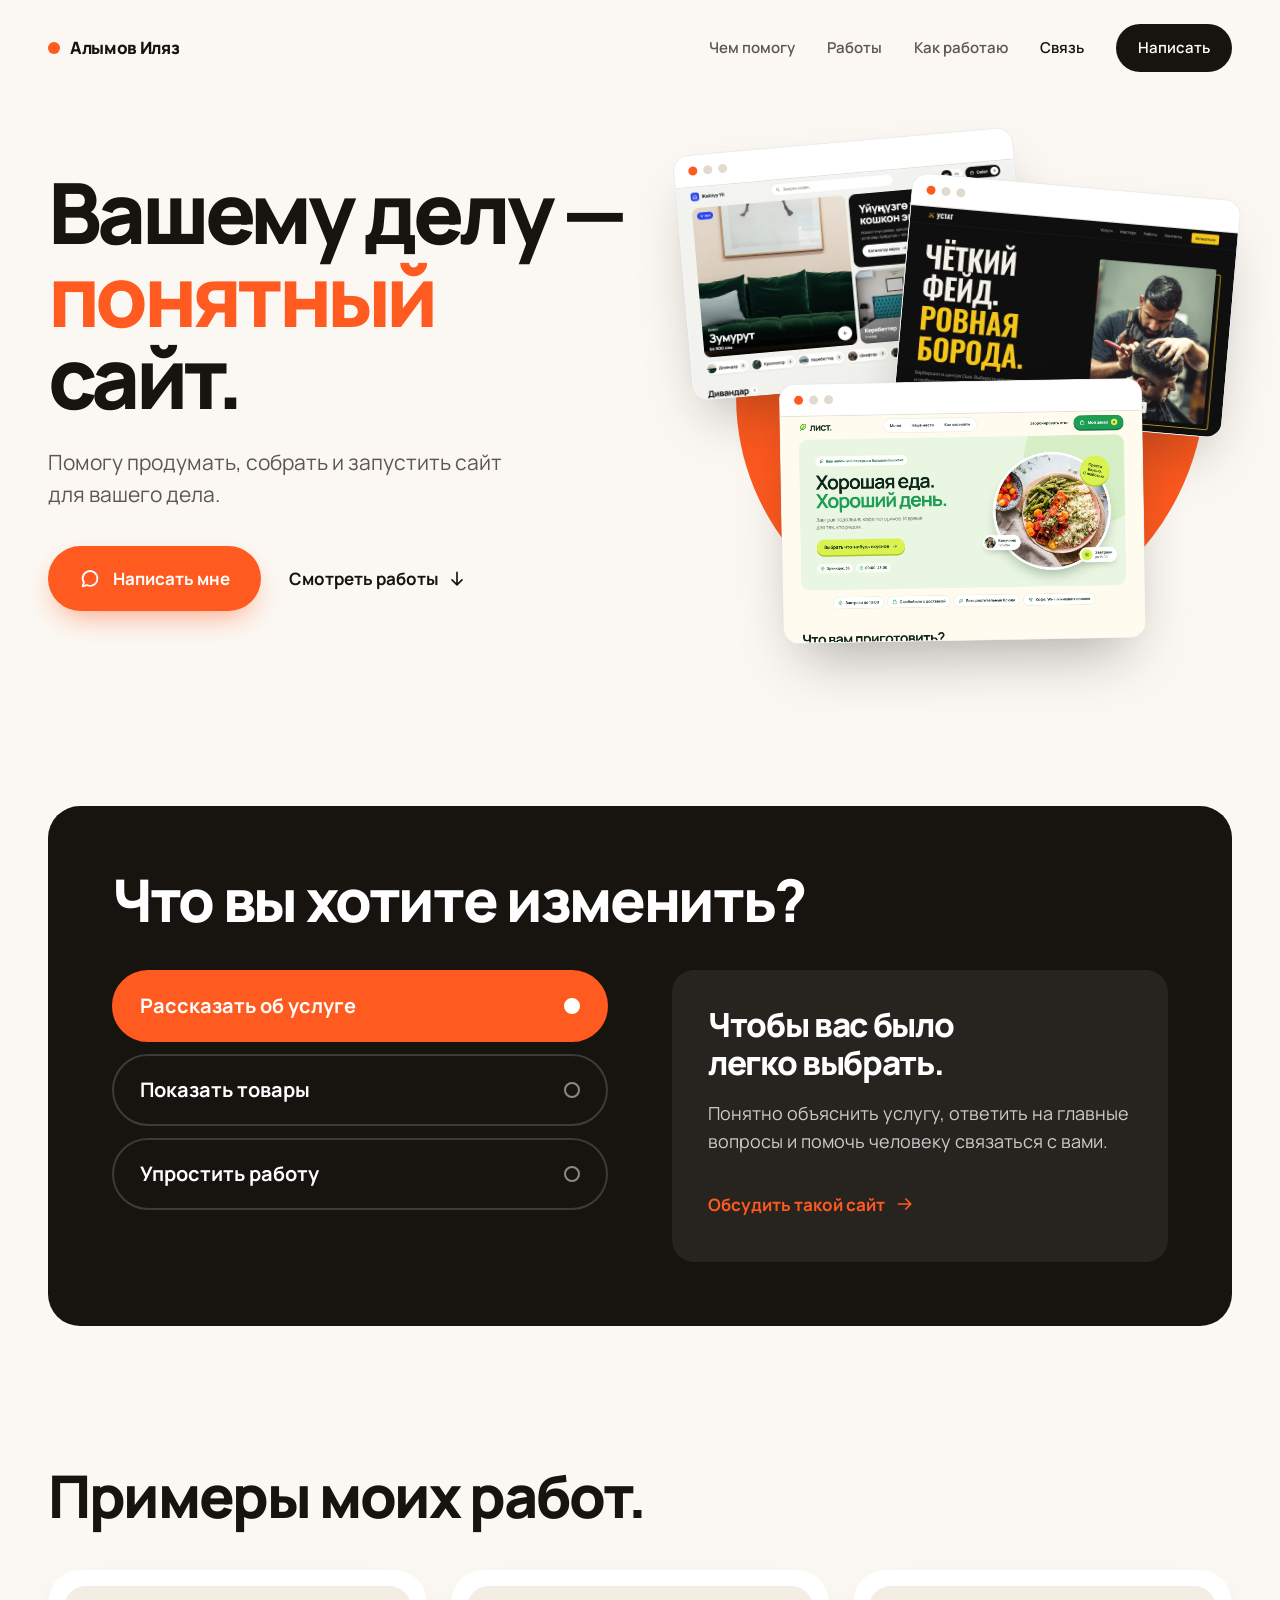
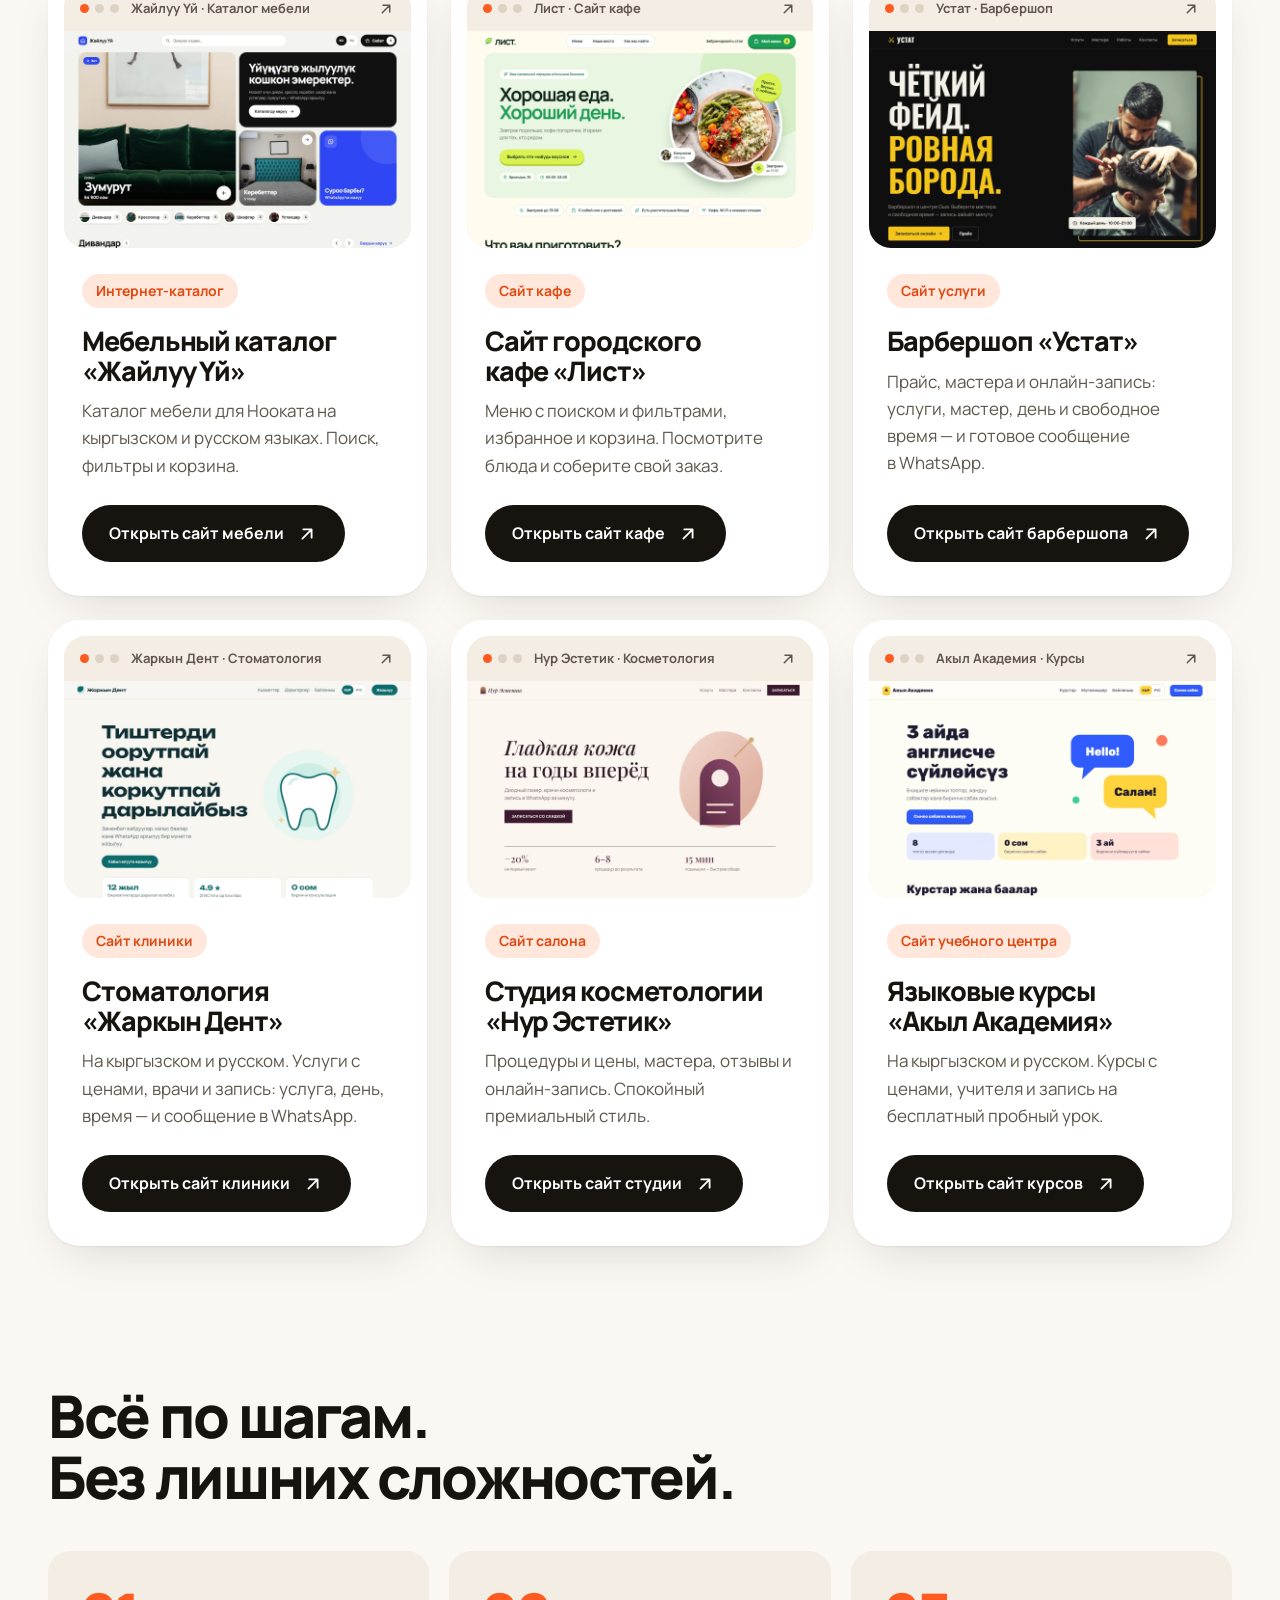
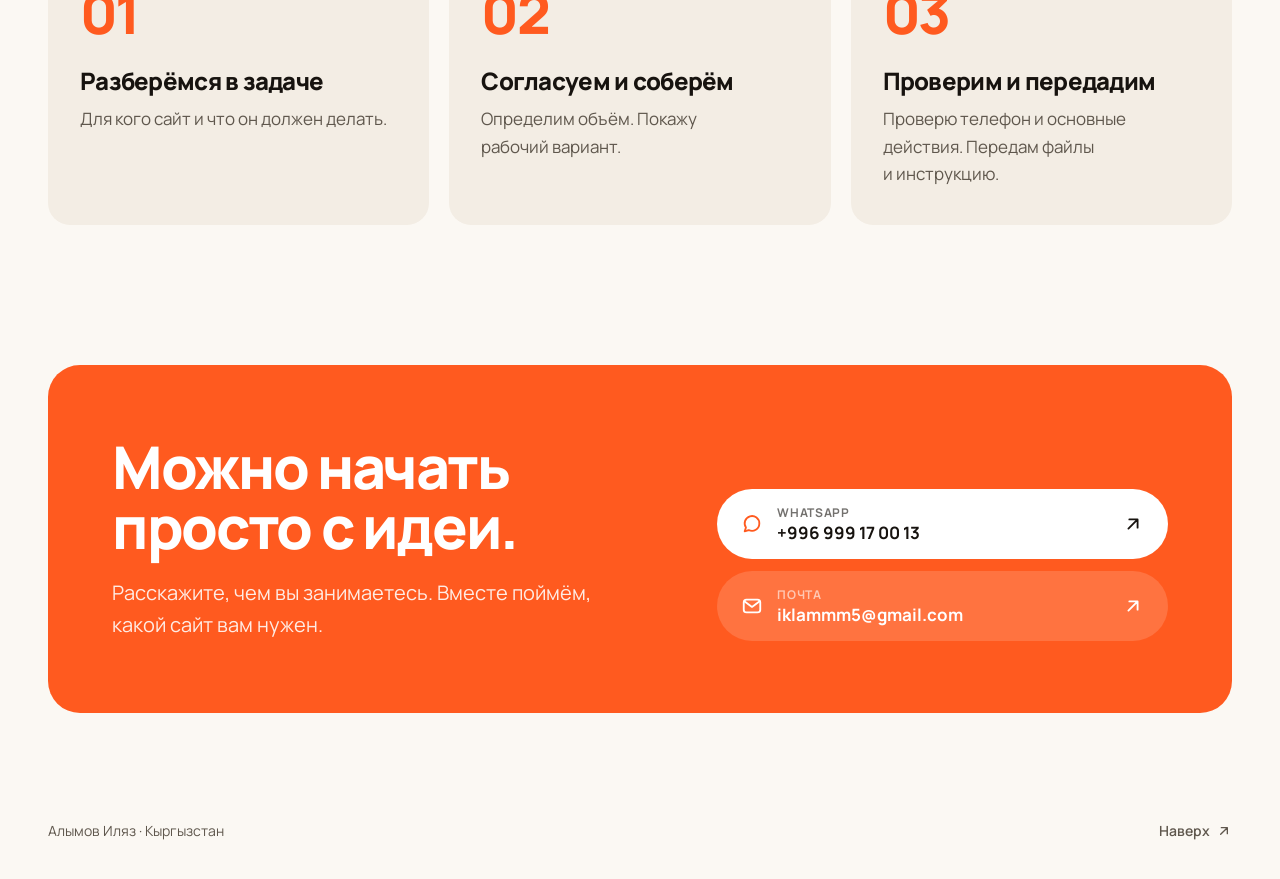
<file: index.html>
<!doctype html>
<html lang="ru"><head>
<meta charset="utf-8"><meta name="viewport" content="width=device-width,initial-scale=1">
<title>Разработка сайтов — личное портфолио</title>
<meta name="description" content="Сайты для услуг, каталоги товаров и небольшие веб-сервисы. Понятный процесс: обсудить задачу, разработать, проверить и запустить.">
<meta name="theme-color" content="#fbf8f3"><link rel="icon" href="assets/favicon.svg" type="image/svg+xml">
<link rel="preload" href="assets/fonts/Manrope.ttf" as="font" type="font/ttf" crossorigin>
<link rel="stylesheet" href="assets/css/base.css"><link rel="stylesheet" href="assets/css/fonts.css"><link rel="stylesheet" href="assets/css/portfolio.css?v=8"><link rel="stylesheet" href="assets/css/motion.css?v=5">
<script defer src="assets/js/config.js?v=5"></script><script defer src="assets/js/works.js?v=8"></script><script defer src="assets/js/portfolio.js?v=5"></script><script defer src="assets/js/motion.js"></script>
</head><body>
<svg xmlns="http://www.w3.org/2000/svg" aria-hidden="true" width="0" height="0" style="position:absolute;overflow:hidden"><symbol id="arrow-up-right" viewBox="0 0 24 24"><path d="M7 17 17 7M8 7h9v9"/></symbol><symbol id="arrow-right" viewBox="0 0 24 24"><path d="M4 12h15m-6-6 6 6-6 6"/></symbol><symbol id="arrow-down" viewBox="0 0 24 24"><path d="M12 4v15m-6-6 6 6 6-6"/></symbol><symbol id="menu" viewBox="0 0 24 24"><path d="M4 8h16M4 16h16"/></symbol><symbol id="chat" viewBox="0 0 24 24"><path d="M20 11.5a8 8 0 0 1-11.6 7.1L4 20l1.4-4.2A8 8 0 1 1 20 11.5Z"/></symbol><symbol id="mail" viewBox="0 0 24 24"><rect x="3" y="5" width="18" height="14" rx="3"/><path d="m4 7 8 6 8-6"/></symbol></svg>
<a class="skip" href="#main">К содержанию</a>

<header class="header wrap">
  <a class="brand" href="index.html" aria-label="Портфолио — главная"><span class="brand-dot" aria-hidden="true"></span><span data-owner>Веб-разработчик</span></a>
  <button class="menu-toggle" type="button" aria-expanded="false" aria-controls="main-nav">Меню <svg class="icon" aria-hidden="true"><use href="#menu"></use></svg></button>
  <nav id="main-nav" class="nav" aria-label="Основная навигация">
    <a href="#services">Чем помогу</a><a href="#work">Работы</a><a href="#process">Как работаю</a><a href="#contact">Связь</a>
    <a class="nav-cta" href="#contact" data-contact-main>Написать</a>
  </nav>
</header>

<main id="main">
  <section class="hero wrap" aria-labelledby="hero-title">
    <div class="hero-copy">
      <h1 id="hero-title">Вашему&nbsp;делу&nbsp;—<br><span class="mark">понятный</span> сайт.</h1>
      <p class="hero-description">Помогу продумать, собрать и запустить сайт для вашего дела.</p>
      <div class="hero-actions">
        <a class="button primary" href="#contact" data-contact-main><svg class="icon" aria-hidden="true"><use href="#chat"></use></svg> Написать мне</a>
        <a class="link-down" href="#work">Смотреть работы <svg class="icon" aria-hidden="true"><use href="#arrow-down"></use></svg></a>
      </div>
    </div>
    <div class="hero-visual" aria-hidden="true">
      <div class="blob"></div>
      <figure class="window window-1"><span class="window-bar"><i></i><i></i><i></i></span><img src="assets/images/site-furniture.webp" alt="" width="1440" height="900" fetchpriority="high"></figure>
      <figure class="window window-2"><span class="window-bar"><i></i><i></i><i></i></span><img src="assets/images/site-barber.webp" alt="" width="1440" height="900"></figure>
      <figure class="window window-3"><span class="window-bar"><i></i><i></i><i></i></span><img src="assets/images/site-cafe.webp" alt="" width="1440" height="900"></figure>
    </div>
  </section>

  <section id="services" class="section wrap goals" aria-labelledby="services-title">
    <div class="goals-card">
      <h2 id="services-title">Что вы хотите изменить?</h2>
      <div class="goal-options" role="tablist" aria-label="Задача сайта">
        <button id="goal-business" type="button" role="tab" aria-selected="true" aria-controls="goal-panel" data-goal="business">Рассказать об услуге</button>
        <button id="goal-catalog" type="button" role="tab" aria-selected="false" tabindex="-1" aria-controls="goal-panel" data-goal="catalog">Показать товары</button>
        <button id="goal-tool" type="button" role="tab" aria-selected="false" tabindex="-1" aria-controls="goal-panel" data-goal="tool">Упростить работу</button>
      </div>
      <div id="goal-panel" class="goal-panel" role="tabpanel" aria-labelledby="goal-business" tabindex="0">
        <h3 id="goal-title">Чтобы вас было легко выбрать.</h3>
        <p id="goal-description">Понятно объяснить услугу, ответить на главные вопросы и помочь человеку связаться с вами.</p>
        <a class="text-link" href="#contact">Обсудить такой сайт <svg class="icon" aria-hidden="true"><use href="#arrow-right"></use></svg></a>
      </div>
    </div>
  </section>

  <section id="work" class="section wrap work-section" aria-labelledby="works-title">
    <h2 id="works-title">Примеры моих работ.</h2>
    <div id="works" class="works-grid"></div>
    <noscript><a href="https://knifell.github.io/furniture-demo/">Открыть каталог «Жайлуу Үй»</a> · <a href="https://knifell.github.io/list-cafe/">Открыть сайт кафе «Лист»</a> · <a href="https://knifell.github.io/ustat-barber/">Открыть сайт барбершопа «Устат»</a> · <a href="https://knifell.github.io/jarkyn-dent/">Стоматология «Жаркын Дент»</a> · <a href="https://knifell.github.io/nur-aesthetic/">Косметология «Нур Эстетик»</a> · <a href="https://knifell.github.io/akyl-academy/">Курсы «Акыл Академия»</a></noscript>
  </section>

  <section id="process" class="section wrap process" aria-labelledby="process-title">
    <h2 id="process-title">Всё по шагам.<br>Без лишних сложностей.</h2>
    <ol class="steps">
      <li><span class="step-num">01</span><h3>Разберёмся в задаче</h3><p>Для кого сайт и что он должен делать.</p></li>
      <li><span class="step-num">02</span><h3>Согласуем и соберём</h3><p>Определим объём. Покажу рабочий вариант.</p></li>
      <li><span class="step-num">03</span><h3>Проверим и передадим</h3><p>Проверю телефон и основные действия. Передам файлы и инструкцию.</p></li>
    </ol>
  </section>

  <section id="contact" class="section wrap contact-section" aria-labelledby="contact-title">
    <div class="contact-card">
      <div>
        <h2 id="contact-title">Можно начать просто с идеи.</h2>
        <p>Расскажите, чем вы занимаетесь. Вместе поймём, какой сайт вам нужен.</p>
      </div>
      <div id="contact-links" class="contact-links"><p class="contact-pending">Контакты скоро появятся здесь.</p></div>
    </div>
  </section>
</main>

<footer class="footer wrap"><span><span data-owner>Веб-разработчик</span> · Кыргызстан</span><a href="#main">Наверх <svg class="icon" aria-hidden="true"><use href="#arrow-up-right"></use></svg></a></footer>
</body></html>
</file>
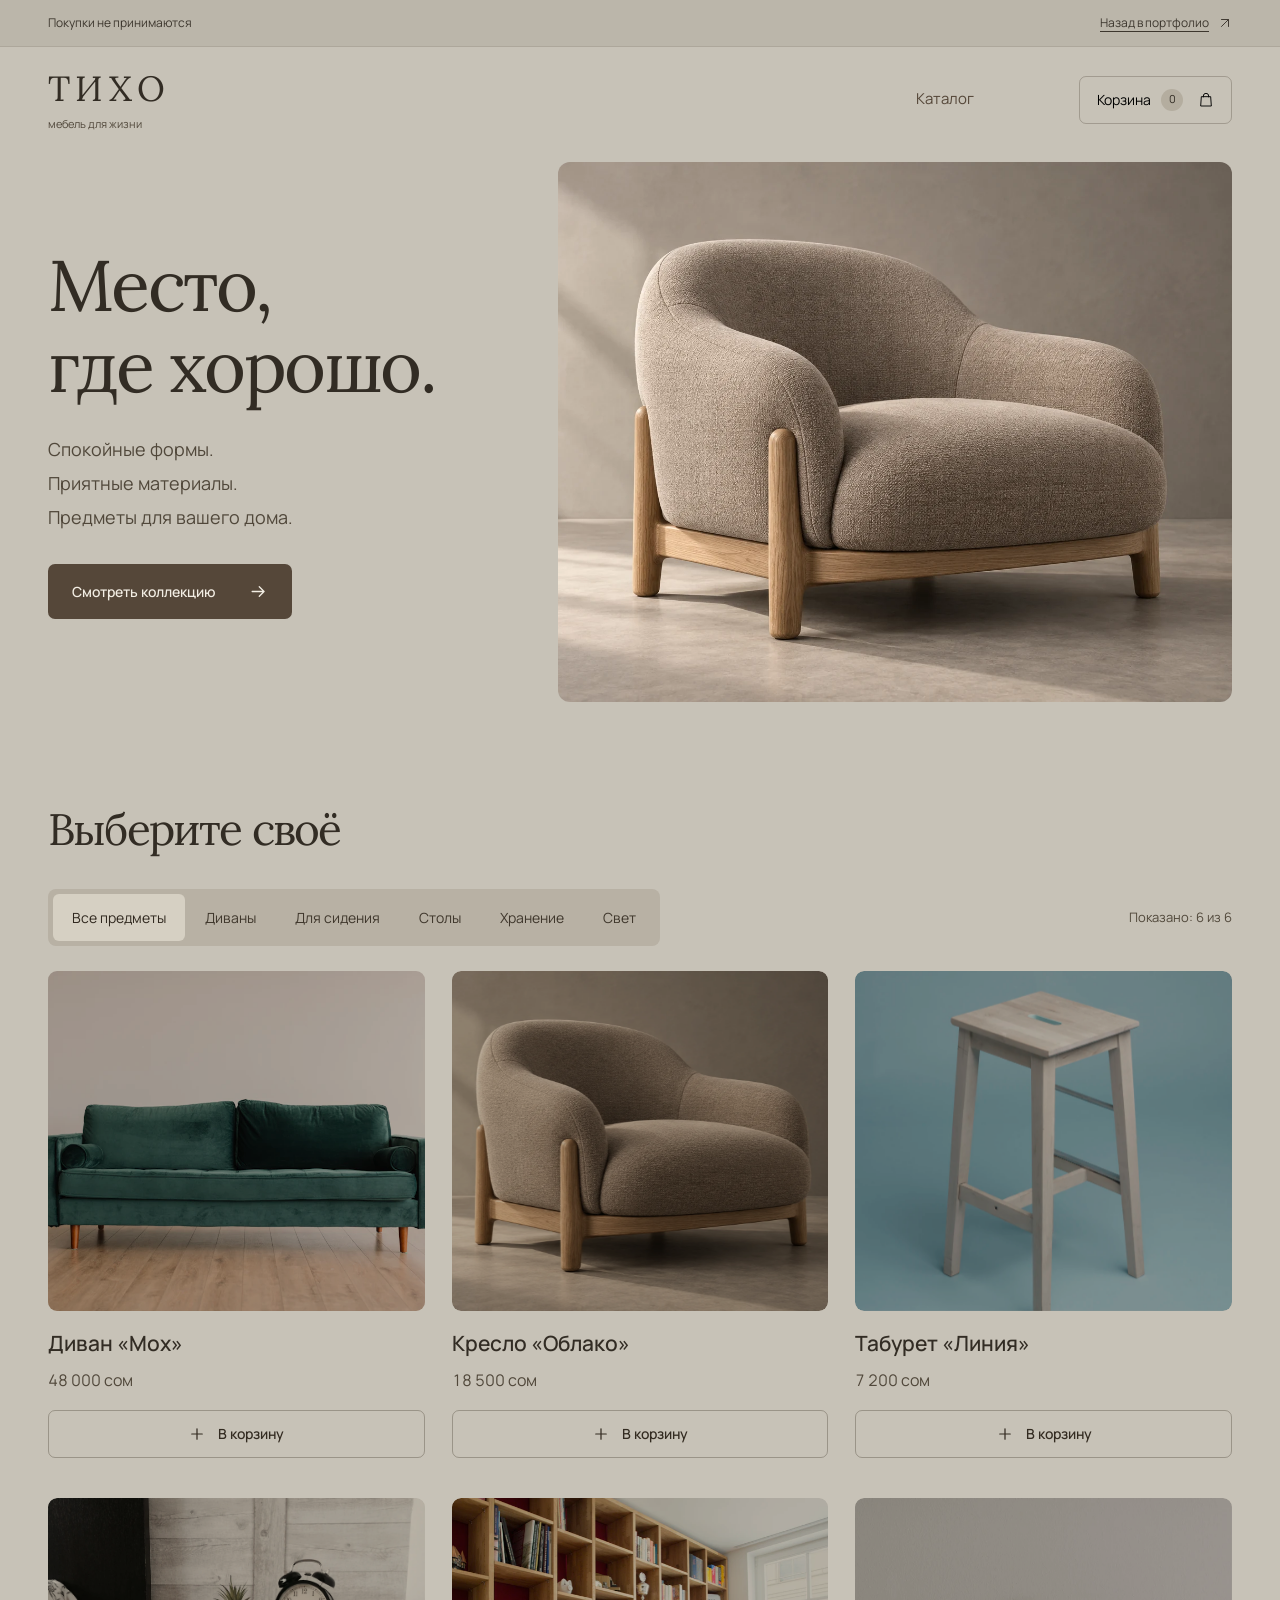
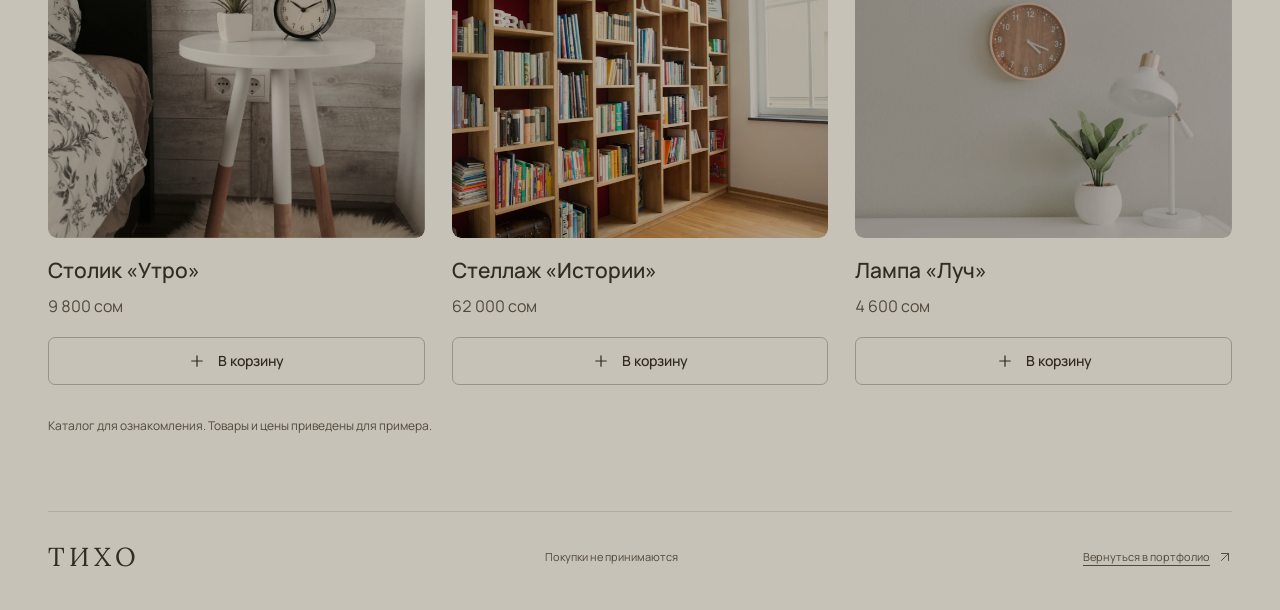
<file: shop/index.html>
<!doctype html>
<html lang="ru"><head>
<meta charset="utf-8"><meta name="viewport" content="width=device-width,initial-scale=1">
<title>ТИХО — мебель для жизни</title>
<meta name="description" content="Мебель ТИХО: спокойные формы, приятные материалы и предметы для дома. Каталог для ознакомления, покупки не принимаются.">
<meta name="theme-color" content="#c7c2b7"><link rel="icon" href="favicon.svg" type="image/svg+xml">
<link rel="preload" href="../assets/fonts/Lora.ttf" as="font" type="font/ttf" crossorigin><link rel="stylesheet" href="../assets/css/base.css"><link rel="stylesheet" href="../assets/css/fonts.css"><link rel="stylesheet" href="../assets/css/shop.css"><link rel="stylesheet" href="../assets/css/shop-design.css?v=20261103-shop"><link rel="stylesheet" href="../assets/css/motion.css">
<script defer src="../assets/js/products.js"></script><script defer src="../assets/js/shop.js?v=20261103-shop"></script><script defer src="../assets/js/motion.js"></script>
</head><body>
<svg xmlns="http://www.w3.org/2000/svg" aria-hidden="true" width="0" height="0" style="position:absolute;overflow:hidden"><symbol id="arrow-up-right" viewBox="0 0 24 24"><path d="M6 18 18 6M6 6h12v12"/></symbol><symbol id="arrow-right" viewBox="0 0 24 24"><path d="M4 12h15m-6-6 6 6-6 6"/></symbol><symbol id="menu" viewBox="0 0 24 24"><path d="M4 7h16M4 17h16"/></symbol><symbol id="close" viewBox="0 0 24 24"><path d="m6 6 12 12M6 18 18 6"/></symbol><symbol id="desktop" viewBox="0 0 24 24"><rect x="3" y="4" width="18" height="13" rx="2"/><path d="M8 21h8m-4-4v4"/></symbol><symbol id="phone" viewBox="0 0 24 24"><rect x="6" y="2" width="12" height="20" rx="3"/><path d="M10 5h4m-3 14h2"/></symbol><symbol id="plus" viewBox="0 0 24 24"><path d="M12 5v14M5 12h14"/></symbol><symbol id="check" viewBox="0 0 24 24"><path d="m5 12 4 4L19 6"/></symbol></svg>

<a class="skip" href="#main">К содержанию</a>
<div class="demo-bar"><div class="wrap"><span>Покупки не принимаются</span><a href="../index.html#work">Назад в портфолио <svg class="icon" aria-hidden="true"><use href="#arrow-up-right"></use></svg></a></div></div>
<header class="shop-header wrap"><a class="shop-logo" href="index.html" aria-label="ТИХО — главная">ТИХО<span>мебель для жизни</span></a><button type="button" class="menu-toggle" aria-expanded="false" aria-controls="shop-nav">Меню <svg class="icon" aria-hidden="true"><use href="#menu"></use></svg></button><nav id="shop-nav" aria-label="Навигация магазина"><a href="#catalog">Каталог</a></nav><button class="cart-trigger" type="button" data-cart-open aria-haspopup="dialog">Корзина <span id="cart-count">0</span><svg width="20" height="22" viewBox="0 0 24 24" fill="none" stroke="currentColor" stroke-width="1.4" aria-hidden="true"><path d="M5 7h14l1 14H4L5 7Z"/><path d="M8 8V6a4 4 0 0 1 8 0v2"/></svg></button></header>
<main id="main">
<section class="shop-hero wrap" aria-labelledby="hero-title"><div class="shop-hero-copy hero-copy"><h1 id="hero-title">Место,<br>где хорошо.</h1><p>Спокойные формы. Приятные материалы.<br>Предметы для вашего дома.</p><a class="button rust" href="#catalog">Смотреть коллекцию <svg class="icon" aria-hidden="true"><use href="#arrow-right"></use></svg></a></div><div class="hero-photo"><img src="../assets/images/chair-v4.webp" width="1536" height="1024" alt="Крупное мягкое кресло на спокойном серо-бежевом фоне" fetchpriority="high"></div></section>

<section id="catalog" class="catalog wrap" aria-labelledby="catalog-title"><div class="catalog-heading"><div><h2 id="catalog-title">Выберите своё</h2></div></div><div class="catalog-toolbar"><div id="filters" class="filters" role="group" aria-label="Категория товара"></div><p id="product-count" role="status" aria-live="polite"></p></div><div id="products" class="product-grid"></div><noscript><p>Для просмотра каталога, фильтра и корзины включите JavaScript. Покупки не принимаются.</p></noscript><p class="catalog-note">Каталог для ознакомления. Товары и цены приведены для примера.</p></section>


</main>
<footer class="shop-footer wrap"><a class="shop-logo" href="index.html">ТИХО</a><span>Покупки не принимаются</span><a href="../index.html#work">Вернуться в портфолио <svg class="icon" aria-hidden="true"><use href="#arrow-up-right"></use></svg></a></footer>
<dialog id="product-dialog" class="product-dialog" aria-labelledby="product-title"><button class="close-dialog" type="button" data-close aria-label="Закрыть подробности товара"><svg class="icon" aria-hidden="true"><use href="#close"></use></svg></button><div id="product-detail"></div></dialog>
<dialog id="cart-dialog" class="cart-dialog" aria-labelledby="cart-title"><div class="cart-header"><div><h2 id="cart-title">Корзина</h2></div><button class="close-dialog" type="button" data-close aria-label="Закрыть корзину"><svg class="icon" aria-hidden="true"><use href="#close"></use></svg></button></div><p class="cart-demo">Покупки не принимаются.</p><p id="cart-live" class="sr-only" aria-live="polite"></p><div id="cart-items"></div><div id="cart-feedback" class="cart-feedback" hidden><span id="cart-feedback-text"></span><button type="button" id="undo-remove">Вернуть товар</button></div><div id="cart-summary"><div class="total"><span>Итого</span><strong id="cart-total"></strong></div><p class="cart-caption">Условные цены в кыргызских сомах. Без оплаты и доставки.</p><button class="button rust checkout" id="checkout" type="button">Оформить заказ <svg class="icon" aria-hidden="true"><use href="#arrow-right"></use></svg></button><div id="checkout-message" class="checkout-message" role="status" hidden>Оформление заказов сейчас недоступно. Оплата не проводится, ничего не отправлено. Вы можете продолжить просмотр каталога.</div></div><button class="continue-shopping" type="button" data-close>Продолжить просмотр →</button><p id="storage-note" class="cart-caption" hidden>Хранилище браузера недоступно. Корзина работает до закрытия страницы.</p></dialog>
<div id="toast" class="toast" role="status" aria-live="polite"></div>
</body></html>
</file>
<file: assets/css/base.css>
*{box-sizing:border-box}html{scroll-behavior:auto;scroll-padding-top:30px}body{margin:0}button,input,a{-webkit-tap-highlight-color:transparent}button,input{font:inherit}button,a{touch-action:manipulation}button{cursor:pointer}a{color:inherit}img{display:block;max-width:100%;height:auto}button:focus-visible,a:focus-visible,input:focus-visible{outline:3px solid #315bf3;outline-offset:5px}button:disabled{cursor:not-allowed}h1,h2,h3,p{margin-top:0}a{text-underline-offset:4px}.wrap{width:min(1240px,calc(100% - 80px));margin-inline:auto}.skip{position:fixed;top:-100px;left:20px;z-index:100;padding:14px 24px;background:#fff;color:#152646}.skip:focus{top:12px}.button{display:inline-flex;align-items:center;justify-content:space-between;gap:35px;min-height:54px;padding:15px 24px;text-decoration:none;border:1px solid transparent;font-weight:600;font-size:15px}.button span{font-size:23px;line-height:1}.menu-toggle{display:none} [hidden]{display:none!important}.sr-only{position:absolute;width:1px;height:1px;padding:0;margin:-1px;overflow:hidden;clip:rect(0,0,0,0);white-space:nowrap;border:0}@media(max-width:700px){.wrap{width:calc(100% - 36px)}.button{min-height:50px;padding:13px 20px}}@media(prefers-reduced-motion:reduce){html{scroll-behavior:auto}*,*::before,*::after{animation:none!important;transition:none!important}}
</file>
<file: assets/css/fonts.css>
@font-face{font-family:Manrope;src:url('../fonts/Manrope.ttf') format('truetype');font-weight:200 800;font-display:swap}
@font-face{font-family:Lora;src:url('../fonts/Lora.ttf') format('truetype');font-weight:400 700;font-display:swap}
.icon{width:20px;height:20px;fill:none;stroke:currentColor;stroke-width:1.65;stroke-linecap:round;stroke-linejoin:round;flex-shrink:0;vertical-align:middle}
::selection{color:#fff;background:var(--blue,#85513c)}
html{color-scheme:light;scrollbar-color:#a4acb5 transparent}
h1,h2,h3{text-wrap:balance}p{text-wrap:pretty}button,a,input{caret-color:var(--blue,#85513c)}
button:disabled{opacity:.45}dialog{overscroll-behavior:contain}.product-price,.detail-price,.total,.quantity,output{font-variant-numeric:tabular-nums}
</file>
<file: assets/css/portfolio.css>
/* Портфолио v5 — светлый и яркий. Палитра: молочный фон, почти чёрный текст, один оранжевый акцент. */
:root{
  --bg:#fbf8f3;--surface:#fff;--soft:#f3ede4;--ink:#17130f;--muted:#5f574d;--line:#e6ded2;
  --accent:#ff5a1f;--accent-dark:#e04a12;--accent-soft:#ffe7dc;--blue:#ff5a1f;
  --radius-lg:32px;--radius:22px;--radius-sm:14px;
  --shadow:0 1px 2px #17130f0d,0 18px 50px -20px #17130f2e;
}
html,body{overflow-x:clip}
body{background:var(--bg);color:var(--ink);font:17px/1.6 Manrope,Arial,sans-serif;-webkit-font-smoothing:antialiased}
.wrap{width:min(1240px,calc(100% - 96px))}
h1,h2,h3{font-weight:800;letter-spacing:-.04em;margin:0}
h2{font-size:clamp(36px,4.6vw,64px);line-height:1.02;margin-bottom:44px}
.icon{width:20px;height:20px;stroke-width:2}

/* Шапка */
.header{min-height:96px;display:flex;justify-content:space-between;align-items:center;gap:30px}
.brand{display:flex;align-items:center;gap:10px;font-size:17px;font-weight:800;letter-spacing:-.02em;text-decoration:none}
.brand-dot{width:12px;height:12px;border-radius:50%;background:var(--accent);flex-shrink:0}
.brand [data-owner]{max-width:260px;overflow:hidden;text-overflow:ellipsis;white-space:nowrap}
.nav{display:flex;align-items:center;gap:32px}
.nav a{font-size:15px;font-weight:600;color:var(--muted);text-decoration:none;padding-block:10px}
.nav a:hover,.nav a.is-active{color:var(--ink)}
.nav .nav-cta{color:#fff;background:var(--ink);border-radius:999px;padding:12px 22px;min-height:44px;display:inline-flex;align-items:center}
.nav .nav-cta:hover{color:#fff;background:var(--accent)}

/* Кнопки */
.button{border-radius:999px;font-size:17px;font-weight:700;min-height:62px;padding:18px 30px;gap:12px;justify-content:center}
.primary{background:var(--accent);color:#fff;box-shadow:0 12px 30px -10px #ff5a1f99}
.primary:hover{background:var(--accent-dark)}
.button .icon{width:22px;height:22px}
.button:hover .icon{transform:none}

/* Первый экран */
.hero{display:grid;grid-template-columns:1.05fr 1fr;gap:56px;align-items:center;padding-block:40px 90px;min-height:640px}
h1{font-size:clamp(50px,6.6vw,96px);line-height:.98;letter-spacing:-.055em;margin-bottom:28px}
.mark{position:relative;white-space:nowrap;color:var(--accent)}
.hero-description{font-size:21px;line-height:1.5;color:var(--muted);max-width:470px;margin:0 0 36px}
.hero-actions{display:flex;flex-wrap:wrap;align-items:center;gap:14px 28px}
.link-down{display:inline-flex;align-items:center;gap:8px;font-weight:700;text-decoration:none;min-height:44px}
.link-down .icon{transition:transform .2s}.link-down:hover .icon{transform:translateY(3px)}

.hero-visual{position:relative;height:500px}
.blob{position:absolute;inset:8% 4% 2% 10%;background:var(--accent);border-radius:44% 56% 52% 48%/48% 42% 58% 52%;transform:rotate(-6deg)}
.window{position:absolute;margin:0;background:var(--surface);border-radius:16px;overflow:hidden;box-shadow:0 30px 60px -20px #17130f59;border:1px solid #17130f14}
.window img{width:100%;aspect-ratio:16/10;object-fit:cover;object-position:top}
.window-bar{display:flex;gap:6px;padding:11px 14px;background:var(--surface);border-bottom:1px solid var(--line)}
.window-bar i{width:9px;height:9px;border-radius:50%;background:#e2dace}
.window-bar i:first-child{background:var(--accent)}
.window{--r:0deg;transform:rotate(var(--r));animation:float 7s ease-in-out infinite;transition:transform .5s cubic-bezier(.16,1,.3,1),box-shadow .5s}
.window-1{width:62%;top:0;left:0;--r:-5deg;z-index:1}
.window-2{width:60%;top:9%;right:0;--r:5deg;z-index:2;animation-delay:-2.3s}
.window-3{width:66%;bottom:0;left:18%;--r:-1deg;z-index:3;animation-delay:-4.6s}
.hero-visual:hover .window-1{transform:rotate(-8deg) translate(-14px,-8px)}
.hero-visual:hover .window-2{transform:rotate(8deg) translate(14px,-6px)}
.hero-visual:hover .window-3{transform:rotate(0deg) translateY(6px)}
@keyframes float{50%{translate:0 -8px}}
@media(prefers-reduced-motion:reduce){.window{animation:none}}

/* Секции */
.section{padding-block:70px;scroll-margin-top:20px}

/* Выбор задачи */
.goals-card{background:var(--ink);color:#fff;border-radius:var(--radius-lg);padding:64px;display:grid;grid-template-columns:1fr 1fr;gap:28px 64px;align-items:start}
.goals-card h2{grid-column:1/-1;color:#fff;margin-bottom:12px}
.goal-options{display:flex;flex-direction:column;gap:12px}
.goal-options button{display:flex;align-items:center;justify-content:space-between;width:100%;text-align:left;border:2px solid #ffffff2b;background:transparent;color:#fff;border-radius:999px;padding:18px 26px;font-size:20px;font-weight:700;min-height:64px;transition:background .2s,border-color .2s,color .2s}
.goal-options button::after{content:"";width:12px;height:12px;border-radius:50%;border:2px solid currentColor;opacity:.5}
.goal-options button:hover{border-color:#ffffff66}
.goal-options button[aria-selected=true]{background:var(--accent);border-color:var(--accent)}
.goal-options button[aria-selected=true]::after{background:#fff;border-color:#fff;opacity:1}
.goal-panel{background:#ffffff12;border-radius:var(--radius);padding:36px;min-height:100%}
.goal-panel h3{font-size:clamp(26px,2.6vw,34px);line-height:1.15;margin-bottom:16px}
.goal-panel p{font-size:18px;color:#ffffffc2;margin:0 0 26px;max-width:440px}
.text-link{display:inline-flex;align-items:center;gap:10px;font-weight:700;text-decoration:none;color:var(--accent);min-height:44px}
.text-link:hover .icon{transform:translateX(3px)}.text-link .icon{transition:transform .2s}

/* Работы */
.works-grid{display:grid;grid-template-columns:repeat(3,1fr);gap:24px}
.project{background:var(--surface);border-radius:var(--radius-lg);padding:16px 16px 34px;box-shadow:var(--shadow);display:flex;flex-direction:column}
.project-visual{display:block;border-radius:var(--radius);overflow:hidden;background:var(--soft);text-decoration:none}
.project-preview-bar{display:flex;align-items:center;gap:12px;padding:12px 16px;font-size:13px;font-weight:700;color:var(--muted);background:var(--soft)}
.preview-dots{display:flex;gap:6px}.preview-dots i{width:9px;height:9px;border-radius:50%;background:#ddd3c5}.preview-dots i:first-child{background:var(--accent)}
.project-preview-bar>.icon{margin-left:auto;width:18px;height:18px}
.project-visual img{width:100%;aspect-ratio:16/10;object-fit:cover;object-position:top;transition:transform .6s cubic-bezier(.16,1,.3,1)}
.project-visual:hover img{transform:scale(1.03)}
.project-meta{padding:26px 18px 0;display:flex;flex-direction:column;flex:1}
.project-type{align-self:flex-start;background:var(--accent-soft);color:var(--accent-dark);border-radius:999px;padding:6px 14px;font-size:14px;font-weight:700;margin:0 0 18px}
.project-meta h3{font-size:clamp(24px,2.1vw,30px);line-height:1.1;margin-bottom:12px}
.project-description{color:var(--muted);margin:0 0 26px;max-width:480px}
.project-open{margin-top:auto;align-self:flex-start;background:var(--ink);color:#fff;min-height:56px;padding:15px 26px;font-size:16px}
.project-open:hover{background:var(--accent)}
.project-hint{display:none}

/* Шаги */
.steps{display:grid;grid-template-columns:repeat(3,1fr);gap:20px;list-style:none;padding:0;margin:0}
.steps li{background:var(--soft);border-radius:var(--radius);padding:34px 32px 38px}
.step-num{display:block;font-size:56px;font-weight:800;letter-spacing:-.05em;line-height:1;color:var(--accent);margin-bottom:26px}
.steps h3{font-size:24px;line-height:1.2;letter-spacing:-.03em;margin-bottom:10px}
.steps p{color:var(--muted);margin:0}

/* Связь */
.contact-card{background:var(--accent);color:#fff;border-radius:var(--radius-lg);padding:72px 64px;display:grid;grid-template-columns:1.2fr 1fr;gap:40px 64px;align-items:end}
.contact-card h2{color:#fff;margin-bottom:20px}
.contact-card p{font-size:20px;color:#ffffffe0;margin:0;max-width:480px}
.contact-links{display:flex;flex-direction:column;gap:12px}
.contact-link{display:flex;align-items:center;gap:14px;min-height:64px;padding:16px 24px;border-radius:999px;background:#fff;color:var(--ink);text-decoration:none;font-weight:700;font-size:17px;overflow-wrap:anywhere;transition:transform .2s,background .2s}
.contact-link .icon{color:var(--accent);width:22px;height:22px}
.contact-text{display:flex;flex-direction:column;line-height:1.25;min-width:0}
.contact-text small{font-size:12px;font-weight:700;text-transform:uppercase;letter-spacing:.06em;opacity:.6;margin-bottom:2px}
.contact-link .go{margin-left:auto;color:var(--ink)}
.contact-link:hover{transform:translateY(-2px)}
.contact-link.secondary{background:#ffffff26;color:#fff}.contact-link.secondary .icon,.contact-link.secondary .go{color:#fff}
.contact-pending{font-size:15px}

/* Подвал */
.footer{min-height:96px;display:flex;justify-content:space-between;gap:20px;align-items:center;font-size:14px;color:var(--muted)}
.footer a{display:flex;gap:6px;align-items:center;text-decoration:none;font-weight:600;min-height:44px}
.footer .icon{width:16px;height:16px}

/* Планшет */
@media(max-width:1100px){
  .wrap{width:calc(100% - 64px)}
  .nav{gap:22px}
  .hero{gap:36px;min-height:0}.hero-visual{height:420px}
  .goals-card{padding:48px}.contact-card{padding:56px 48px}
}
@media(max-width:900px){
  .hero{grid-template-columns:1fr;padding-top:20px}
  .hero-visual{height:auto;aspect-ratio:1.35;max-width:640px;width:100%;margin-inline:auto}
  .goals-card{grid-template-columns:1fr}
  .works-grid{grid-template-columns:1fr}
  .steps{grid-template-columns:1fr}
  .contact-card{grid-template-columns:1fr;align-items:start}
}
/* Телефон */
@media(max-width:780px){
  .header{min-height:76px;flex-wrap:wrap;gap:0}
  .menu-toggle{display:flex;align-items:center;gap:8px;min-height:44px;background:var(--surface);border:1px solid var(--line);border-radius:999px;padding:9px 16px;font-size:14px;font-weight:700;color:var(--ink)}
  .menu-toggle .icon{width:18px;height:18px}
  .nav{display:none;width:100%;flex-direction:column;align-items:stretch;gap:0;padding:8px 0 20px}
  .nav.is-open{display:flex}
  .nav a{font-size:18px;padding:13px 0;border-bottom:1px solid var(--line)}
  .nav .nav-cta{justify-content:center;margin-top:14px;border:0;padding:14px 22px}
}
@media(max-width:600px){
  .wrap{width:calc(100% - 32px)}
  body{font-size:16px}
  h1{font-size:clamp(42px,12.4vw,62px);margin-bottom:20px}
  h2{font-size:clamp(32px,9vw,44px);margin-bottom:28px}
  .hero{gap:40px;padding-bottom:50px}
  .hero-description{font-size:18px;margin-bottom:28px}
  .hero-actions{flex-direction:column;align-items:stretch;gap:10px}
  .hero-actions .button{width:100%}
  .link-down{justify-content:center}
  .section{padding-block:40px}
  .goals-card{padding:32px 20px;border-radius:26px;gap:20px}
  .goal-options button{font-size:17px;padding:14px 20px;min-height:56px}
  .goal-panel{padding:24px}
  .goal-panel p{font-size:16px}
  .project{padding:10px 10px 24px;border-radius:26px}
  .project-meta{padding:20px 10px 0}
  .project-open{width:100%;align-self:stretch}
  .steps li{padding:26px 24px 28px}
  .step-num{font-size:44px;margin-bottom:16px}
  .steps h3{font-size:21px}
  .contact-card{padding:40px 22px 22px;border-radius:26px}
  .contact-card p{font-size:17px}
  .contact-link{font-size:16px;padding:14px 20px}
  .footer{font-size:13px}
}
@media(max-width:360px){.brand [data-owner]{max-width:170px}.mark{white-space:normal}}

/* Удобство на телефоне */
.brand{min-height:44px}
@media(max-width:600px){
  .contact-card{padding:36px 18px 18px}
  .contact-link{padding:12px 16px;gap:12px;font-size:15px}
  .contact-text{overflow-wrap:normal;word-break:normal}
  .contact-link .go{width:18px;height:18px}
}
@media(max-width:380px){.contact-link{font-size:14px}}
</file>
<file: assets/css/motion.css>
/* Один вход первого экрана, затем только обратная связь действий. */
.button{transition:background .2s,box-shadow .2s,transform .2s}.button:active{transform:scale(.985)}.button .icon{transition:transform .2s}.button:hover .icon{transform:translate(2px,-2px)}
.hero-copy{animation:arrive .6s cubic-bezier(.16,1,.3,1) backwards}.hero-visual,.preview-panel{animation:arrive .7s cubic-bezier(.16,1,.3,1) .08s backwards}.product-card{animation:arrive .23s cubic-bezier(.16,1,.3,1) backwards;animation-delay:calc(var(--card-index,0)*25ms)}
dialog[open]{animation:dialog-in .25s cubic-bezier(.16,1,.3,1)}dialog[open]::backdrop{animation:fade-in .2s}.cart-count-bump{animation:count-bump .24s ease-out}
@keyframes arrive{from{opacity:.35;transform:translateY(9px)}to{opacity:1;transform:none}}@keyframes dialog-in{from{opacity:.4;transform:translateY(12px)}to{opacity:1;transform:none}}@keyframes fade-in{from{opacity:0}to{opacity:1}}@keyframes count-bump{50%{transform:scale(1.18)}}
@media(prefers-reduced-motion:reduce){*,*::before,*::after{animation:none!important;transition:none!important}.product-image:hover img{transform:none}.project-visual:hover .project-browser{transform:translateY(10px)}.button:active{transform:none}}
</file>
<file: assets/css/shop.css>
:root{--cream:#f7f4ed;--ink:#302f29;--rust:#793e2b;--muted:#726e63;--line:#d9d3c7}body{background:var(--cream);color:var(--ink);font:15px/1.65 Arial,Helvetica,sans-serif}.demo-bar{background:#e8e0d2;font-size:11px}.demo-bar .wrap{display:flex;justify-content:space-between;gap:20px;padding-block:9px}.demo-bar a{text-decoration:none;white-space:nowrap}.shop-header{min-height:110px;display:flex;justify-content:space-between;align-items:center;gap:25px}.shop-logo{font-family:Georgia,'Times New Roman',serif;font-size:37px;letter-spacing:6px;text-decoration:none;line-height:1;display:block}.shop-logo span{font-family:Arial,sans-serif;letter-spacing:1.4px;text-transform:uppercase;font-size:8px;display:block;margin-top:10px}.shop-header nav{display:flex;gap:38px;margin-left:auto;margin-right:80px}.shop-header nav a{font-size:13px;text-decoration:none}.shop-header nav a:hover{color:var(--rust);text-decoration:underline}.cart-trigger{display:flex;align-items:center;gap:10px;background:none;border:0;padding:10px 0 10px 10px;font-size:13px}.cart-trigger span{background:#e7dfd1;min-width:22px;height:22px;display:grid;place-items:center;border-radius:50%;font-size:11px}.cart-trigger svg{margin-left:9px}.shop-hero{display:grid;grid-template-columns:43% 57%;background:#eae5da;min-height:550px}.shop-hero-copy{padding:48px 36px}.kicker{font-size:9px;text-transform:uppercase;letter-spacing:1.7px;font-weight:600;margin-bottom:24px}.shop-hero h1{font-family:Georgia,'Times New Roman',serif;font-size:clamp(46px,4.9vw,70px);font-weight:400;letter-spacing:-2.8px;line-height:1.08;margin:32px 0 24px}.shop-hero h1 em{font-weight:400;color:var(--rust)}.shop-hero-copy>p:not(.kicker){max-width:290px;font-size:13px;color:#625d52;line-height:1.8;margin-bottom:28px}.rust{background:var(--rust);color:#fff;font-size:12px;font-weight:400;min-width:170px}.rust:hover{background:#5f2e1f}.hero-footnote{display:flex;align-items:center;gap:14px;margin-top:44px;font-size:10px;color:#70695e;line-height:1.5}.sun{font-size:35px;color:var(--rust);font-family:Georgia,serif;line-height:1}.hero-photo{position:relative;min-width:0}.hero-photo img{width:100%;height:100%;object-fit:cover;object-position:55% center;position:absolute}.photo-label{position:absolute;bottom:20px;left:22px;color:white;background:#302f298c;padding:6px 11px;font-size:9px;letter-spacing:.8px}.values{display:flex;justify-content:space-around;padding-block:24px;border-bottom:1px solid var(--line);font-size:10px;text-transform:uppercase;letter-spacing:1.4px}.values span+span:before{content:'·';margin-right:60px;color:#a5947b}.catalog{padding-top:74px;padding-bottom:55px}.catalog-heading{display:flex;justify-content:space-between;align-items:end;gap:30px;margin-bottom:32px}.catalog h2,.collection h2{font-family:Georgia,serif;font-size:clamp(31px,3.2vw,44px);line-height:1.15;letter-spacing:-1.6px;font-weight:400;margin:0}.catalog-heading .kicker{color:var(--muted);margin-bottom:15px}.catalog-heading>p{color:var(--muted);font-size:12px;line-height:1.7;margin:0 0 3px}.catalog-toolbar{display:flex;justify-content:space-between;align-items:center;gap:15px;padding-block:20px;border-top:1px solid var(--line);margin-bottom:14px}.filters{display:flex;flex-wrap:wrap;gap:7px}.filter{border:1px solid transparent;background:transparent;color:#665f52;border-radius:25px;padding:8px 15px;font-size:11px;min-height:38px}.filter[aria-pressed=true]{background:#353a30;color:#fff}.filter:hover{border-color:#9e9584}.catalog-toolbar>p{font-size:10px;white-space:nowrap;color:var(--muted);margin:0}.product-grid{display:grid;grid-template-columns:repeat(3,minmax(0,1fr));gap:35px 24px}.product-card{min-width:0}.product-image{position:relative;display:block;width:100%;height:290px;overflow:hidden;background:#e9e6df;border:0;padding:0}.product-image img{width:100%;height:100%;object-fit:cover;transition:transform .4s}.product-image:hover img{transform:scale(1.035)}.product-view{position:absolute;bottom:12px;right:12px;background:var(--cream);padding:7px 10px;font-size:10px;opacity:0;transition:opacity .2s}.product-image:hover .product-view,.product-image:focus-visible .product-view{opacity:1}.product-info{padding-top:14px;position:relative;padding-right:47px}.product-category{font-size:9px;text-transform:uppercase;letter-spacing:1.2px;color:var(--muted);margin:0 0 5px}.product-name{font-size:17px;font-weight:400;margin:0 0 5px;letter-spacing:-.3px;line-height:1.4}.product-name button{border:0;background:none;text-align:left;padding:0;color:inherit;font:inherit}.product-name button:hover{text-decoration:underline}.product-price{font-size:12px;margin:0}.quick-add{position:absolute;right:0;top:28px;width:36px;height:36px;border:1px solid #c5bcac;background:none;color:var(--ink);font-size:21px;border-radius:50%;display:grid;place-items:center}.quick-add:hover{background:var(--rust);color:#fff;border-color:var(--rust)}.catalog-note{font-size:10px;color:var(--muted);margin:32px 0 0}.collection{display:grid;grid-template-columns:1fr 1fr;background:#eae5da;margin-top:22px}.collection-image{height:440px;overflow:hidden}.collection-image img{width:100%;height:100%;object-fit:cover;object-position:center 65%}.collection-copy{padding:48px 50px}.collection-copy h2{margin-bottom:23px}.collection-copy>p:not(.kicker){font-size:12px;color:#655f52;max-width:340px;line-height:1.8}.shop-text-link{font-size:12px;display:inline-block;margin-top:13px}.demo-explainer{display:flex;align-items:start;gap:28px;padding-block:60px}.demo-explainer h2{font:400 22px/1.4 Georgia,serif;margin-bottom:10px}.demo-explainer p{max-width:580px;font-size:12px;color:var(--muted);margin:0}.demo-explainer>a{margin-left:auto;font-size:12px;white-space:nowrap;padding-top:7px}.shop-footer{display:flex;align-items:center;justify-content:space-between;gap:20px;border-top:1px solid var(--line);padding-block:30px;margin-bottom:8px}.shop-footer .shop-logo{font-size:27px}.shop-footer span{font-size:9px;color:var(--muted)}.shop-footer>a:last-child{font-size:10px}dialog{border:0;padding:0;background:var(--cream);color:var(--ink);max-height:calc(100dvh - 40px);box-shadow:0 15px 80px #241e1a40}dialog::backdrop{background:#28251ed0}body:has(dialog[open]){overflow:hidden}.close-dialog{width:42px;height:42px;display:grid;place-items:center;background:var(--cream);border:1px solid var(--line);font-size:26px;color:var(--ink);z-index:2}.product-dialog{width:min(880px,calc(100% - 36px))}.product-dialog>.close-dialog{position:absolute;top:14px;right:14px}.detail-layout{display:grid;grid-template-columns:1fr 1fr}.detail-image{width:100%;height:100%;min-height:500px;max-height:650px;object-fit:cover}.detail-copy{padding:65px 34px 35px}.detail-copy h2{font:400 34px/1.15 Georgia,serif;letter-spacing:-1px;margin-bottom:16px}.detail-price{font-size:21px;margin-bottom:23px}.detail-description{font-size:12px;color:var(--muted)}.detail-copy dl{font-size:11px;margin:25px 0}.detail-copy dl>div{border-top:1px solid var(--line);padding:9px 0}.detail-copy dt{color:var(--muted)}.detail-copy dd{margin:3px 0 0}.detail-copy .button{width:100%}.detail-note{font-size:9px;color:var(--muted);margin:13px 0 0}.cart-dialog{width:min(560px,calc(100% - 24px));padding:28px 30px}.cart-header{display:flex;justify-content:space-between;align-items:start}.cart-header h2{font:400 36px Georgia,serif;margin:0}.cart-header .kicker{margin-bottom:12px}.cart-demo{font-size:10px;padding:12px 0;border-block:1px solid var(--line);color:var(--rust);margin-top:22px}.cart-row{padding:18px 0;border-bottom:1px solid var(--line);display:grid;grid-template-columns:76px 1fr;gap:18px}.cart-row img{width:76px;height:90px;object-fit:cover}.cart-row h3{font-size:15px;font-weight:400;margin:0 0 4px}.cart-row p{font-size:12px;margin:0 0 9px}.cart-row-bottom{display:flex;gap:15px;align-items:center;justify-content:space-between}.quantity{display:flex;align-items:center;border:1px solid #bfb6a5}.quantity button{background:none;border:0;min-width:34px;min-height:32px;color:var(--ink);font-size:17px}.quantity output{min-width:28px;text-align:center;font-size:12px}.remove-item{background:none;border:0;text-decoration:underline;font-size:10px;color:var(--muted);min-height:34px}.total{display:flex;justify-content:space-between;font-size:19px;margin-top:25px}.total strong{font-weight:400}.cart-caption{font-size:10px;color:var(--muted);margin-top:10px}.checkout{width:100%;margin-top:10px}.continue-shopping{display:block;width:100%;padding:14px;background:none;border:1px solid #c7beae;font-size:12px;margin-top:14px;color:var(--ink)}.checkout-message{font-size:12px;background:#e8e0d2;padding:16px;margin-top:16px}.empty-cart{padding:35px 0;text-align:center}.empty-cart .sun{display:block;margin-bottom:20px}.empty-cart h3{font:400 25px Georgia,serif;margin-bottom:14px}.empty-cart p{font-size:12px;color:var(--muted)}.toast{position:fixed;bottom:25px;left:50%;transform:translateX(-50%);z-index:20;background:#353a30;color:#fff;box-shadow:0 6px 25px #0002;padding:13px 22px;font-size:12px;max-width:calc(100% - 30px);width:max-content;pointer-events:none;opacity:0;transition:opacity .2s}.toast.visible{opacity:1}
@media(max-width:1000px){.shop-header nav{margin-right:25px}.shop-hero{min-height:500px}.shop-hero-copy{padding:35px 28px}.hero-footnote{margin-top:30px}.values span+span:before{margin-right:25px}.product-image{height:250px}.collection-copy{padding:38px 30px}.collection-image{height:410px}}
@media(max-width:700px){.demo-bar{font-size:9px}.demo-bar .wrap{gap:12px;align-items:center;padding-block:8px}.demo-bar span{max-width:225px}.shop-header{min-height:90px;gap:16px;flex-wrap:wrap;padding-block:18px}.shop-logo{font-size:29px;letter-spacing:4px}.shop-logo span{font-size:6px;letter-spacing:1px;margin-top:7px}.shop-header .menu-toggle{display:block;margin-left:auto;background:transparent;border:1px solid var(--line);padding:8px;font-size:11px;color:var(--ink)}.shop-header nav{display:none;order:4;width:100%;margin:0;flex-direction:column;gap:0}.shop-header nav.is-open{display:flex}.shop-header nav a{padding-block:12px;border-top:1px solid var(--line)}.cart-trigger{font-size:11px;gap:5px;padding:8px 0}.cart-trigger svg{display:none}.cart-trigger span{width:20px;height:20px;font-size:10px}.shop-hero{grid-template-columns:1fr}.shop-hero-copy{padding:30px 26px}.shop-hero h1{font-size:54px;margin:24px 0 18px;letter-spacing:-2.5px}.shop-hero-copy>p:not(.kicker){max-width:300px}.hero-footnote{display:none}.hero-photo{height:330px}.shop-hero .kicker{font-size:8px;margin-bottom:0}.photo-label{bottom:14px;left:14px}.values{font-size:8px;letter-spacing:.3px;gap:10px;justify-content:space-between;padding-block:18px}.values span+span:before{content:none}.catalog{padding-top:44px;padding-bottom:28px}.catalog-heading{gap:15px;margin-bottom:22px}.catalog-heading>p{display:none}.catalog h2{font-size:30px;letter-spacing:-1.3px}.catalog-toolbar{align-items:start;flex-direction:column;padding-top:15px;gap:10px;margin-bottom:10px}.filters{gap:4px}.filter{font-size:10px;padding:7px 11px;min-height:36px}.product-grid{grid-template-columns:repeat(2,minmax(0,1fr));gap:24px 14px}.product-image{height:220px}.product-info{padding-top:11px;padding-right:32px}.product-category{font-size:8px;letter-spacing:.6px}.product-name{font-size:14px}.product-price{font-size:11px}.quick-add{width:29px;height:29px;font-size:18px;top:25px}.product-view{display:none}.catalog-note{font-size:9px;margin-top:24px}.collection{grid-template-columns:1fr}.collection-image{height:290px}.collection-copy{padding:30px 26px}.collection h2{font-size:38px}.collection-copy .kicker{font-size:8px;margin-bottom:20px}.demo-explainer{padding-block:36px;gap:15px;flex-wrap:wrap}.demo-explainer .sun{font-size:27px}.demo-explainer>div{width:calc(100% - 45px)}.demo-explainer h2{font-size:21px}.demo-explainer>a{margin-left:42px;padding-top:0}.shop-footer{flex-wrap:wrap;gap:20px;padding-block:25px}.shop-footer span{order:3;width:100%;font-size:8px}.shop-footer>a:last-child{margin-left:auto}.detail-layout{grid-template-columns:1fr}.detail-image{height:280px;min-height:0;max-height:none}.detail-copy{padding:26px}.detail-copy h2{font-size:30px}.detail-copy dl{margin-block:20px}.cart-dialog{padding:22px 20px}.cart-row{gap:13px}.quantity button{min-width:32px}.quantity output{min-width:22px}}
@media(max-width:390px){.product-image{height:185px}.product-name{font-size:13px}.shop-hero h1{font-size:48px}.shop-header{gap:9px}.cart-row{grid-template-columns:60px 1fr}.cart-row img{width:60px;height:80px}.cart-row-bottom{flex-wrap:wrap;gap:3px}.demo-bar span{max-width:195px}}
/* Читаемый текст и удобные зоны нажатия на телефоне. */
.filter{min-height:44px;font-size:12px}.cart-trigger{min-height:44px}.product-price{font-size:14px}.product-category{font-size:10px}.shop-hero-copy>p:not(.kicker),.collection-copy>p:not(.kicker),.detail-description,.demo-explainer p{font-size:14px}.detail-copy dl{font-size:13px}.cart-row p{font-size:14px}.remove-item{font-size:12px}.quantity button{min-height:40px;min-width:40px}.cart-demo,.cart-caption,.detail-note{font-size:11px}.checkout-message{font-size:14px}.catalog-note{font-size:11px}
@media(max-width:700px){.shop-hero h1{font-size:clamp(39px,11vw,54px)}.filter{font-size:11px;padding-inline:12px}.quick-add{width:38px;height:42px;border-radius:8px}.product-info{padding-right:42px}.product-name{font-size:15px}.product-price{font-size:13px}.product-category{font-size:9px}.menu-toggle{min-height:44px}.collection-copy>p:not(.kicker){font-size:14px}.values{font-size:9px}.cart-row-bottom{flex-wrap:wrap}.detail-copy dl{font-size:13px}.cart-demo{font-size:11px}}
</file>
<file: assets/css/shop-design.css>
/* Обновлённая композиция: единый фон, мягкие формы, крупнее контент. */
:root{--cream:#f9f7f2;--ink:#37382f;--rust:#85513c;--muted:#756b5c;--line:#e7e2d8}
body{background:radial-gradient(ellipse at 5% 25%,#eee6d540,transparent 40%),var(--cream);color:var(--ink)}
.wrap{width:min(1280px,calc(100% - 96px))}.demo-bar{background:#eee9df;font-size:10px}.demo-bar .wrap{padding-block:8px}.shop-header{min-height:114px}.shop-logo{font-size:35px;letter-spacing:7px}.shop-header nav a{font-size:12px;color:#756b5c;transition:color .25s}.shop-header nav a:hover,.shop-header nav a.is-active{color:var(--rust)}.cart-trigger{border:1px solid #e5dfd4;border-radius:99px;font-size:12px;padding:9px 17px;gap:9px}.cart-trigger svg{width:16px;margin-left:5px}.cart-trigger span{background:#ede7dc}
.shop-hero{position:relative;grid-template-columns:43% 57%;min-height:600px;background:transparent;gap:0}.shop-hero-copy{padding:76px 38px 40px 0;position:relative;z-index:1}.kicker{color:#756b5c;font-size:9px;letter-spacing:1.7px}.shop-hero h1{font-size:clamp(52px,5.5vw,78px);font-weight:400;line-height:1.03;letter-spacing:-3px;margin:30px 0 28px}.shop-hero-copy>p:not(.kicker){font-size:14px;color:#756b5c;max-width:290px;line-height:1.9;margin-bottom:31px}.button{border-radius:99px;min-height:54px;font-size:12px;padding:15px 23px;gap:33px}.rust{background:var(--rust);box-shadow:0 8px 20px #85513c12}.rust:hover{background:#70422f}.hero-photo{border-radius:200px 18px 18px 18px;overflow:hidden;box-shadow:0 30px 60px -45px #695a4145;margin-left:15px}.hero-photo img{transition:transform 1.4s cubic-bezier(.2,.8,.2,1)}.hero-photo:hover img{transform:scale(1.035)}.photo-label{border-radius:99px;left:24px;bottom:24px;background:#373c3277;backdrop-filter:blur(12px);padding:9px 14px;font-size:9px}.hero-footnote{margin-top:45px;font-size:10px;color:#756b5c}.hero-footnote .sun{font-size:29px;color:#ad8b6d}.values{border:0;padding:29px 0 10px;justify-content:space-between;font-size:9px;color:#756b5c;letter-spacing:1px}.values span+span::before{display:none}.values span{display:flex;align-items:center;gap:11px}.values span::before{content:'';display:block;width:4px;height:4px;border-radius:50%;background:#b7a38c}
.catalog{padding-top:85px;padding-bottom:70px}.catalog-heading{align-items:end;margin-bottom:34px}.catalog h2,.collection h2{font-size:clamp(34px,3.5vw,48px);letter-spacing:-1.8px}.catalog-heading>p{font-size:12px;color:#756b5c;line-height:1.9}.catalog-heading .kicker{margin-bottom:16px}.catalog-toolbar{border:0;padding:0 0 24px;margin-bottom:0}.filters{background:#ede9e160;border:1px solid #ece7dd;border-radius:99px;padding:4px;gap:1px}.filter{border-radius:99px;min-height:42px;font-size:11px;padding:10px 18px;transition:background .25s,color .25s,box-shadow .25s}.filter[aria-pressed=true]{background:#fff;box-shadow:0 3px 10px #463d3010;color:#6e4e35}.filter:hover{border-color:transparent;background:#f9f7f0}.catalog-toolbar>p{font-size:10px;color:#756b5c}.product-grid{gap:38px 25px}.product-image{height:335px;border-radius:14px;background:#eee9df}.product-image img{transition:transform .8s cubic-bezier(.2,.8,.2,1)}.product-image:hover img{transform:scale(1.06)}.product-view{border-radius:99px;padding:9px 14px;right:16px;bottom:16px;background:#fffdf5d9;backdrop-filter:blur(12px)}.product-info{padding-top:17px;padding-right:55px}.product-category{font-size:9px;color:#756b5c}.product-name{font-size:20px;letter-spacing:-.6px;margin-top:6px}.product-price{font-size:13px;color:#756b5c;margin-top:7px}.quick-add{top:27px;width:42px;height:42px;border-radius:50%;border-color:#ddd4c5;font-size:19px;color:#8c7b64}.quick-add:hover{background:var(--rust);border-color:var(--rust);color:#fff}.catalog-note{margin-top:36px;font-size:10px;color:#756b5c}
.collection{background:transparent;grid-template-columns:1.04fr 1fr;gap:100px;align-items:center;margin-top:10px}.collection-image{height:500px;border-radius:16px 140px 16px 16px;overflow:hidden}.collection-image img{object-position:center;transition:transform 1s}.collection-image:hover img{transform:scale(1.025)}.collection-copy{padding:15px 0}.collection-copy h2{font-size:57px;line-height:1.09;margin:26px 0}.collection-copy>p:not(.kicker){font-size:14px;color:#756b5c;line-height:1.95;max-width:340px}.shop-text-link{font-size:12px;margin-top:18px;text-decoration:none;border-bottom:1px solid #d5c9b7;padding-bottom:5px}.demo-explainer{padding:90px 0 70px;gap:25px;align-items:start}.demo-explainer .sun{font-size:28px;color:#b29c7f}.demo-explainer h2{font-size:25px}.demo-explainer p{font-size:13px;color:#756b5c;line-height:1.9;max-width:540px}.demo-explainer>a{font-size:12px;color:#756b5c}.shop-footer{padding-block:32px;border-color:#ebe5db}.shop-footer span{color:#756b5c}.shop-footer>a:last-child{color:#756b5c}.shop-footer .shop-logo{font-size:25px}
dialog{border-radius:20px;box-shadow:0 35px 100px #322c1c38}dialog::backdrop{background:#24261e99;backdrop-filter:blur(6px)}.close-dialog{border-radius:50%;background:#f9f7f1c9;backdrop-filter:blur(8px);border-color:#e7e1d6;font-size:23px}.cart-dialog{padding:32px}.cart-header h2{font-size:37px}.cart-demo{background:#efe7d970;border:0;border-radius:9px;padding:12px 15px;color:#756b5c}.cart-row{border-color:#e9e1d4;padding-block:22px}.cart-row img{border-radius:9px}.quantity{border-radius:99px;border-color:#dfd5c5;padding:1px 3px}.quantity button{min-height:36px;min-width:33px}.remove-item{color:#756b5c}.continue-shopping{border-color:#e0d7c8;border-radius:99px}.checkout-message{border-radius:12px;background:#eee6d8;color:#756b5c}.detail-copy{padding:65px 36px 35px}.detail-copy h2{font-size:37px}.detail-copy dl>div{border-color:#e7dfd2}.detail-note{line-height:1.8;color:#756b5c}.total{font-family:Georgia,serif;font-size:24px}.toast{border-radius:99px;background:#4a5143;padding:14px 23px}
@media(max-width:1050px){.wrap{width:calc(100% - 64px)}.shop-hero{min-height:530px}.shop-hero-copy{padding-top:50px}.shop-hero h1{font-size:62px}.hero-photo{border-top-left-radius:140px}.product-image{height:290px}.collection{gap:60px}.collection-copy h2{font-size:49px}.filter{padding-inline:13px}.collection-image{height:450px}}
@media(max-width:800px) and (min-width:701px){.shop-hero h1{font-size:51px}.hero-photo{border-top-left-radius:100px}.catalog-toolbar{align-items:start;gap:12px;flex-direction:column}.collection{gap:35px}.product-image{height:230px}.product-name{font-size:17px}.collection-copy h2{font-size:43px}}
@media(max-width:700px){.wrap{width:calc(100% - 40px)}.demo-bar{font-size:9px}.demo-bar .wrap{gap:10px}.demo-bar span{max-width:215px}.shop-header{min-height:90px;padding-block:18px;gap:12px}.shop-logo{font-size:27px;letter-spacing:5px}.shop-header .menu-toggle{border-radius:99px;min-height:44px;padding:8px 13px}.cart-trigger{padding:9px 12px;font-size:10px;gap:6px}.shop-header nav a{font-size:13px;border-color:#eee6da}.shop-hero{grid-template-columns:1fr;gap:15px;min-height:0}.shop-hero-copy{padding:31px 0 15px}.shop-hero h1{font-size:clamp(47px,13vw,66px);line-height:1.04;letter-spacing:-2.2px;margin:23px 0}.shop-hero .kicker{font-size:9px}.shop-hero-copy>p:not(.kicker){font-size:14px;max-width:300px;margin-bottom:26px}.hero-footnote{display:none}.hero-photo{height:380px;border-radius:100px 14px 14px 14px;margin-left:0}.photo-label{bottom:20px;left:20px;font-size:8px;padding:8px 11px}.values{font-size:8px;letter-spacing:0;gap:10px;padding-top:23px;line-height:1.7}.values span{gap:5px}.values span::before{width:3px;height:3px;flex-shrink:0}.catalog{padding-top:48px;padding-bottom:40px}.catalog h2{font-size:33px;letter-spacing:-1.3px}.catalog-heading{margin-bottom:25px}.catalog-toolbar{align-items:stretch;padding-bottom:22px;gap:14px}.filters{border-radius:16px;gap:2px;padding:5px;justify-content:start}.filter{font-size:11px;min-height:41px;padding:9px 12px}.product-grid{gap:30px 14px}.product-image{height:230px;border-radius:10px}.product-info{padding-top:12px;padding-right:37px}.product-name{font-size:16px;letter-spacing:-.3px;line-height:1.35}.product-price{font-size:12px;margin-top:7px}.product-category{font-size:8px;letter-spacing:.6px}.quick-add{width:34px;height:40px;top:25px;font-size:18px;border-radius:99px}.catalog-note{font-size:10px;line-height:1.8}.collection{grid-template-columns:1fr;gap:30px;margin-top:10px}.collection-image{height:360px;border-radius:14px 85px 14px 14px}.collection-copy{padding:0}.collection-copy h2{font-size:46px;margin:20px 0}.collection-copy>p:not(.kicker){font-size:14px;max-width:400px}.collection-copy .kicker{font-size:9px;margin-bottom:0}.demo-explainer{padding:50px 0 40px;gap:15px}.demo-explainer h2{font-size:23px}.demo-explainer p{font-size:13px}.demo-explainer>a{margin-left:42px;font-size:12px}.shop-footer{padding-block:27px;gap:18px}.shop-footer>a:last-child{font-size:10px}.shop-footer span{font-size:9px;line-height:1.8}.cart-dialog{padding:23px 20px;border-radius:16px}.cart-demo{font-size:10px;padding:11px 12px}.detail-copy{padding:26px}.detail-copy h2{font-size:32px}.detail-image{height:300px}.toast{font-size:11px;padding:12px 18px;bottom:18px}.catalog-heading>p{display:block;font-size:11px}.catalog-heading{align-items:start;flex-direction:column;gap:15px}.catalog-heading>p br{display:none}}
@media(max-width:360px){.shop-header{gap:8px}.shop-header .menu-toggle{font-size:10px;padding-inline:10px}.cart-trigger{font-size:9px;padding-inline:10px}.hero-photo{height:320px}.product-image{height:190px}.product-name{font-size:14px}.product-info{padding-right:31px}.quick-add{width:29px;height:38px}.values{font-size:7px}.demo-bar span{max-width:185px}.filter{font-size:10px;padding-inline:10px}.collection-image{height:310px}}
/* Финальный слой магазина: типографика и состояния согласованы с v2. */
body{font-family:Manrope,Arial,sans-serif;font-size:14px;background:var(--cream)}
.shop-logo,.shop-hero h1,.catalog h2,.collection h2,.demo-explainer h2,.cart-header h2,.detail-copy h2,.total,.empty-cart h3{font-family:Lora,Georgia,serif}
h1,h2,h3{letter-spacing:-.035em}.shop-logo{letter-spacing:.15em}.shop-logo span{font-family:Manrope,Arial,sans-serif;text-transform:none;font-size:9px;letter-spacing:0;margin-top:12px}.shop-header .menu-toggle{display:none;align-items:center;gap:8px}.shop-header nav a{font-size:12px}.shop-hero h1{font-size:clamp(48px,4.9vw,71px);line-height:1.15;margin:20px 0 25px;letter-spacing:-.04em}.shop-hero-copy{padding-top:90px}.shop-hero-copy>p:not(.kicker){font-size:14px;line-height:1.9}.hero-footnote{margin-top:40px}.hero-photo{border-radius:140px 14px 14px 14px}.photo-label{font-size:10px;background:#3e3527b8;backdrop-filter:none}.shop-hero .button{border-radius:8px;box-shadow:none;font-weight:550}.button .icon{width:19px;height:19px}.values{font-size:10px;letter-spacing:0;text-transform:none;color:#756b5c}.catalog h2{font-size:43px;line-height:1.3}.catalog-heading{gap:30px}.catalog-heading>p{font-size:12px;max-width:340px}.catalog-toolbar{align-items:center}.filters{border-radius:9px;padding:4px;background:#eee9e1;border:0}.filter{font-size:11px;min-height:44px;border-radius:6px;padding:10px 15px}.filter[aria-pressed=true]{box-shadow:0 2px 7px #463d3012}.product-category{text-transform:none;font-size:11px;letter-spacing:0;color:#756b5c}.product-name{font-size:19px;font-weight:550;line-height:1.45;letter-spacing:-.025em}.product-price{font-size:13px}.product-info{padding-right:55px}.quick-add{width:44px;height:44px;top:29px}.quick-add:hover{transform:none}.quick-add .icon{width:18px;height:18px}.product-view{display:flex;align-items:center;gap:8px;font-size:11px}.product-view .icon{width:15px;height:15px}.product-image{border-radius:12px}.product-image:focus-visible{outline-offset:4px}.product-image:hover img{transform:scale(1.035)}.catalog-note{font-size:11px;line-height:1.8}.collection-copy h2{font-size:47px;line-height:1.2;letter-spacing:-.035em;margin:0 0 25px}.collection-copy>p:not(.kicker){font-size:14px}.collection-image{border-radius:14px 85px 14px 14px}.shop-text-link,.demo-explainer>a,.demo-bar a,.shop-footer>a:last-child{display:inline-flex;align-items:center;gap:8px}.shop-text-link .icon,.demo-explainer>a .icon,.demo-bar .icon,.shop-footer .icon{width:14px;height:14px}.demo-explainer{gap:0;justify-content:space-between}.demo-explainer h2{font-size:24px;letter-spacing:-.02em}.demo-explainer p{font-size:13px}.shop-footer span{font-size:10px}.shop-footer>a:last-child{font-size:11px}.shop-footer .shop-logo{font-size:25px}
dialog::backdrop{backdrop-filter:none;background:#24261eaa}.close-dialog{backdrop-filter:none;min-width:44px;min-height:44px}.close-dialog .icon{width:20px;height:20px}.detail-copy{padding:68px 32px 30px}.detail-copy h2{font-size:34px;line-height:1.25;margin-bottom:18px;letter-spacing:-.035em}.detail-price{font-size:22px;font-weight:550}.detail-description{font-size:13px;line-height:1.9}.detail-copy dl{font-size:12px}.detail-copy dt{color:#756b5c}.detail-copy dd{line-height:1.75}.detail-copy .button{border-radius:8px}.detail-added{min-height:22px;font-size:12px;color:#50613b;margin:10px 0 0;line-height:1.7}.detail-note{font-size:10px;line-height:1.8}.continue-shopping{border-radius:8px;min-height:46px;font-size:12px;color:#554c3d}.cart-header h2{font-size:33px}.cart-demo{font-size:11px;line-height:1.8}.cart-row h3{font-size:14px;font-weight:550}.cart-row p{font-size:13px}.quantity{border-radius:7px}.quantity button{min-width:36px;min-height:40px}.quantity:focus-within{outline:1px solid #a28a69;outline-offset:2px}.quantity output{font-size:12px}.remove-item{font-size:11px;min-height:44px}.total{font-size:23px}.cart-caption{font-size:10px;line-height:1.8}.checkout{border-radius:8px}.cart-feedback{padding:14px 0;display:flex;flex-direction:column;gap:8px;font-size:12px;line-height:1.7;color:#756b5c}.cart-feedback button{border:0;background:none;padding:0;align-self:start;color:#65402d;font-size:12px;text-decoration:underline;min-height:36px;font-weight:650}.empty-cart{padding:35px 0 24px}.empty-cart h3{font:400 27px/1.3 Lora,Georgia,serif;letter-spacing:-.025em;margin-bottom:14px}.empty-cart p{font-size:12px;line-height:1.85}.toast{border-radius:10px;box-shadow:0 8px 25px -10px #0005;font-size:12px;line-height:1.6;bottom:calc(20px + env(safe-area-inset-bottom));max-width:calc(100% - 32px)}
@media(max-width:1050px){.shop-hero h1{font-size:59px}.shop-hero-copy{padding-top:65px}.filter{padding-inline:12px}.collection-copy h2{font-size:42px}}
@media(max-width:800px) and (min-width:701px){.shop-hero h1{font-size:46px}.shop-hero-copy{padding-top:55px}.collection-copy h2{font-size:37px}.catalog-toolbar{align-items:start}.product-name{font-size:16px}.product-info{padding-right:42px}.quick-add{width:38px;height:44px}}
@media(max-width:700px){.shop-header .menu-toggle{display:flex;border-radius:7px;padding:9px 10px;min-height:44px;font-size:10px}.shop-header .menu-toggle .icon{width:15px;height:15px}.shop-header{gap:11px}.shop-logo{font-size:27px}.shop-logo span{font-size:8px;margin-top:9px}.cart-trigger{border-radius:7px;padding:9px 10px;min-height:44px;font-size:10px}.shop-hero-copy{padding:24px 0 20px}.shop-hero h1{font-size:clamp(40px,11.5vw,58px);line-height:1.16;letter-spacing:-.04em;margin:0 0 22px}.shop-hero-copy>p:not(.kicker){font-size:14px;max-width:320px}.hero-photo{border-radius:80px 12px 12px 12px;height:355px}.photo-label{font-size:9px}.values{font-size:9px;gap:12px;line-height:1.8}.values span{gap:5px}.catalog h2{font-size:30px;line-height:1.3}.catalog-heading>p{font-size:12px}.catalog-toolbar{align-items:stretch}.filters{border-radius:10px;padding:4px;gap:1px}.filter{font-size:10px;min-height:43px;padding:9px 12px}.product-info{padding-right:0;padding-bottom:42px}.product-category{font-size:10px}.product-name{font-size:16px;line-height:1.5;letter-spacing:-.02em;margin-top:4px}.product-price{font-size:12px}.quick-add{width:36px;height:36px;top:auto;bottom:0;border-radius:7px;right:0}.quick-add::after{content:'';position:absolute;inset:-5px}.quick-add .icon{width:17px;height:17px}.product-grid{gap:28px 14px}.product-view{display:none}.catalog-note{font-size:10px}.collection-copy h2{font-size:39px;line-height:1.2;margin:0 0 22px}.collection-copy>p:not(.kicker){font-size:14px}.demo-explainer{gap:20px;padding:45px 0 35px}.demo-explainer>div{width:100%}.demo-explainer h2{font-size:22px}.demo-explainer>a{margin-left:0}.shop-footer{gap:16px}.shop-footer span{font-size:9px}.shop-footer>a:last-child{font-size:10px}.detail-copy{padding:26px}.detail-copy h2{font-size:29px}.detail-price{font-size:21px}.detail-image{height:290px}.cart-demo{font-size:10px}.cart-row h3{font-size:14px}.quantity button{min-width:35px;min-height:39px}.cart-row-bottom{row-gap:5px}.cart-row{grid-template-columns:65px 1fr;gap:13px}.cart-row img{width:65px;height:86px}.cart-caption{font-size:10px}.cart-dialog{padding:24px 20px}.cart-header h2{font-size:31px}.cart-header{align-items:center}.total{font-size:21px}}
@media(max-width:360px){.shop-logo{font-size:24px;letter-spacing:.12em}.shop-header{gap:7px}.shop-header .menu-toggle{padding-inline:8px;font-size:9px;gap:5px}.cart-trigger{font-size:9px;padding-inline:8px}.hero-photo{height:305px}.product-name{font-size:14px}.product-category{font-size:9px}.product-price{font-size:11px}.filter{padding-inline:10px}.values{font-size:8px}.detail-copy{padding:24px}.cart-row{grid-template-columns:55px 1fr;gap:10px}.cart-row img{width:55px;height:80px}}
/* Приглушённая единая палитра и крупный каталог. */
:root{--cream:#c7c2b7;--ink:#322c24;--rust:#554739;--muted:#51483b;--line:#51483b33}
body{background:var(--cream);color:var(--ink);font-family:Manrope,Arial,sans-serif;font-size:16px}.shop-header{min-height:105px}.shop-header nav a{font-size:15px;color:var(--muted)}.demo-bar{background:#b9b3a7;color:#332d25;font-size:12px}.demo-bar .wrap{padding-block:11px}.shop-logo{font-size:35px}.shop-logo span{font-size:11px;color:var(--muted)}.cart-trigger{border-color:#51483b50;border-radius:7px;font-size:14px;gap:10px;min-height:48px}.cart-trigger span{background:#b4ad9f;color:#322c24}.shop-hero{grid-template-columns:.8fr 1.2fr;min-height:560px;gap:60px;align-items:center;background:transparent}.shop-hero-copy{padding:20px 0}.shop-hero h1{font-size:clamp(55px,5.6vw,81px);line-height:1.13;letter-spacing:-.035em;margin:0 0 25px}.shop-hero-copy>p:not(.kicker){font-size:18px;color:var(--muted);max-width:340px;margin-bottom:30px}.shop-hero .button,.rust{background:var(--rust);color:#f3eee4;border-radius:7px;font-size:14px;box-shadow:none;min-height:54px}.rust:hover{background:#43372c}.hero-photo{height:540px;margin:0;border-radius:12px;box-shadow:none}.hero-photo img{object-position:center}.catalog{padding-top:90px;padding-bottom:60px}.catalog h2{font-size:44px;line-height:1.25}.catalog-heading{margin-bottom:32px}.catalog-toolbar{padding-bottom:25px;border:0}.filters{background:#b8b1a4;border-radius:8px;padding:5px}.filter{font-size:14px;min-height:46px;padding:11px 18px;color:#3f372c}.filter[aria-pressed=true]{background:#d6d0c3;box-shadow:none;color:#30281f}.filter:hover{background:#cbc4b6;border-color:transparent}.catalog-toolbar>p{font-size:13px;color:var(--muted)}.product-grid{gap:40px 27px}.product-image{height:340px;border-radius:9px;background:#b9b3a8}.product-image img{mix-blend-mode:multiply}.product-info{padding:17px 0 0}.product-category{display:none}.product-name{font-size:21px;margin:0 0 8px;font-weight:550}.product-price{font-size:16px;color:var(--muted)}.quick-add{position:relative;top:auto;bottom:auto;right:auto;display:flex;justify-content:center;gap:12px;align-items:center;width:100%;height:auto;min-height:48px;border:1px solid #51483b60;border-radius:7px;background:transparent;color:#332b21;font:550 14px Manrope,Arial,sans-serif;margin-top:17px}.quick-add::after{display:none}.quick-add:hover{background:var(--rust);color:#f4ede1;border-color:var(--rust)}.quick-add .icon{width:18px;height:18px}.catalog-note{font-size:12px;color:var(--muted);margin-top:30px}.shop-footer{margin-top:15px;border-color:var(--line);font-size:13px}.shop-footer span,.shop-footer>a:last-child{font-size:11px;color:var(--muted)}.shop-footer .shop-logo{font-size:26px}.detail-copy h2{font-size:34px}.detail-price{font-size:23px}.detail-description{font-size:15px;color:var(--muted)}.detail-copy dl{font-size:14px}.detail-copy dt,.detail-note{color:var(--muted)}.detail-note{font-size:12px}.detail-added{font-size:14px;color:#30412c}.continue-shopping{font-size:14px;border-color:#51483b60;color:#322a21}.cart-demo{background:#b9b1a3;color:#322a21;font-size:12px}.cart-caption{font-size:12px;color:var(--muted)}.cart-row h3{font-size:16px}.cart-row p{font-size:15px}.quantity{border-color:#6f6351}.quantity button{min-width:39px;min-height:43px;color:#322c24}.quantity output{font-size:14px}.remove-item{font-size:13px;color:#44382a}.cart-feedback{font-size:14px;color:var(--muted)}.cart-feedback button{font-size:14px;color:#332719}.checkout-message{background:#b7ae9d;color:#332b21;font-size:15px;line-height:1.8}.total{font-size:25px}.close-dialog{background:#d3ccbf;border-color:#9d9280}.empty-cart p{font-size:14px;color:var(--muted)}dialog{background:var(--cream);border-radius:12px}.toast{font-size:14px;background:#414638;color:#f5f3e9}
@media(max-width:1000px){.shop-hero{gap:35px}.hero-photo{height:480px}.shop-hero h1{font-size:61px}.shop-hero-copy>p:not(.kicker){font-size:16px}.product-image{height:285px}.filter{padding-inline:13px}.product-name{font-size:18px}}
@media(max-width:800px) and (min-width:701px){.shop-hero{grid-template-columns:1fr;gap:28px}.shop-hero-copy{padding-top:30px}.shop-hero h1{font-size:70px}.hero-photo{height:450px}.shop-hero-copy>p:not(.kicker){max-width:440px}.catalog-toolbar{align-items:start}.product-grid{grid-template-columns:1fr 1fr}.product-image{height:300px}}
@media(max-width:700px){.demo-bar{font-size:10px}.demo-bar .wrap{gap:13px}.demo-bar span{max-width:230px}.shop-header{min-height:95px;gap:12px}.shop-header .menu-toggle{font-size:11px;min-height:46px;border-color:#51483b55}.shop-logo{font-size:29px}.shop-logo span{font-size:9px}.cart-trigger{font-size:12px;padding:10px 12px;min-height:46px}.shop-hero{grid-template-columns:1fr;gap:30px;min-height:0}.shop-hero-copy{padding:26px 0 0}.shop-hero h1{font-size:60px;line-height:1.13;margin-bottom:23px}.shop-hero-copy>p:not(.kicker){font-size:17px;line-height:1.8;max-width:340px}.hero-photo{height:355px;border-radius:9px}.catalog{padding-top:55px;padding-bottom:35px}.catalog h2{font-size:35px}.catalog-heading{margin-bottom:24px}.catalog-toolbar{padding-bottom:25px;gap:15px}.filters{gap:2px;padding:5px}.filter{font-size:12px;min-height:44px;padding:10px 12px}.catalog-toolbar>p{font-size:12px}.product-grid{gap:30px 16px}.product-image{height:230px;border-radius:8px}.product-info{padding:16px 0 0}.product-name{font-size:18px;line-height:1.45}.product-price{font-size:15px}.quick-add{position:relative;width:100%;height:auto;min-height:47px;font-size:13px;gap:10px;margin-top:14px;top:auto;right:auto;bottom:auto}.catalog-note{font-size:12px;line-height:1.8}.shop-footer span{font-size:10px}.shop-footer>a:last-child{font-size:11px}.detail-copy h2{font-size:29px}.detail-description{font-size:15px}.detail-copy dl{font-size:13px}.detail-note{font-size:11px}.cart-row h3{font-size:15px}.cart-row p{font-size:14px}.cart-caption{font-size:11px}.cart-demo{font-size:11px}.quantity button{min-width:35px;min-height:42px}.remove-item{font-size:12px}.continue-shopping{font-size:13px}.checkout-message{font-size:14px}.total{font-size:23px}.cart-feedback{font-size:13px}}
@media(max-width:520px){.product-grid{grid-template-columns:1fr;gap:32px}.product-image{height:320px}.product-name{font-size:23px}.product-price{font-size:17px}.quick-add{font-size:14px;min-height:49px}.hero-photo{height:325px}}
@media(max-width:360px){.shop-logo{font-size:25px}.shop-header{gap:7px}.shop-header .menu-toggle{font-size:10px;padding-inline:8px}.cart-trigger{font-size:10px;padding-inline:9px}.shop-hero h1{font-size:52px}.hero-photo{height:285px}.product-image{height:285px}.product-name{font-size:21px}.filter{font-size:11px;padding-inline:11px}}

/* Keep the demo context distinct from the furniture brand. */
.demo-bar{background:#2d4435;color:#f2f3e9;font-size:13px}.demo-bar .wrap{align-items:center;gap:28px;padding-block:15px}.demo-context{display:flex;flex-direction:column;gap:2px;line-height:1.6}.demo-context strong{font-size:15px;font-weight:700}.demo-context>span{color:#e2e7da;font-size:12px}.demo-bar a{color:#f2f3e9;font-size:14px;text-decoration:underline;text-underline-offset:4px;display:inline-flex;gap:9px;align-items:center;min-height:44px}.demo-bar a:hover{color:#fff}.demo-bar a:focus-visible{outline-color:#f2f3e9}
@media(max-width:600px){.demo-bar .wrap{align-items:flex-start;flex-direction:column;gap:7px;padding-block:13px}.demo-context strong{font-size:14px}.demo-context>span{font-size:12px}.demo-bar a{font-size:13px;min-height:38px}}

/* Quiet catalogue notice; the furniture brand owns the main header. */
.demo-bar{background:#bbb6aa;color:#3d372e;border-bottom:1px solid #51483b22;font-size:12px}.demo-bar .wrap{padding-block:5px;align-items:center;flex-direction:row;gap:20px}.demo-bar a{font-size:12px;color:#3d372e;min-height:36px}.demo-bar a:hover{color:#241e16}.demo-bar a:focus-visible{outline-color:#3d372e}
@media(max-width:600px){.demo-bar .wrap{padding-block:7px;gap:8px;flex-wrap:wrap}.demo-bar .wrap>span{font-size:11px}.demo-bar a{font-size:11px;min-height:32px}}
</file>
